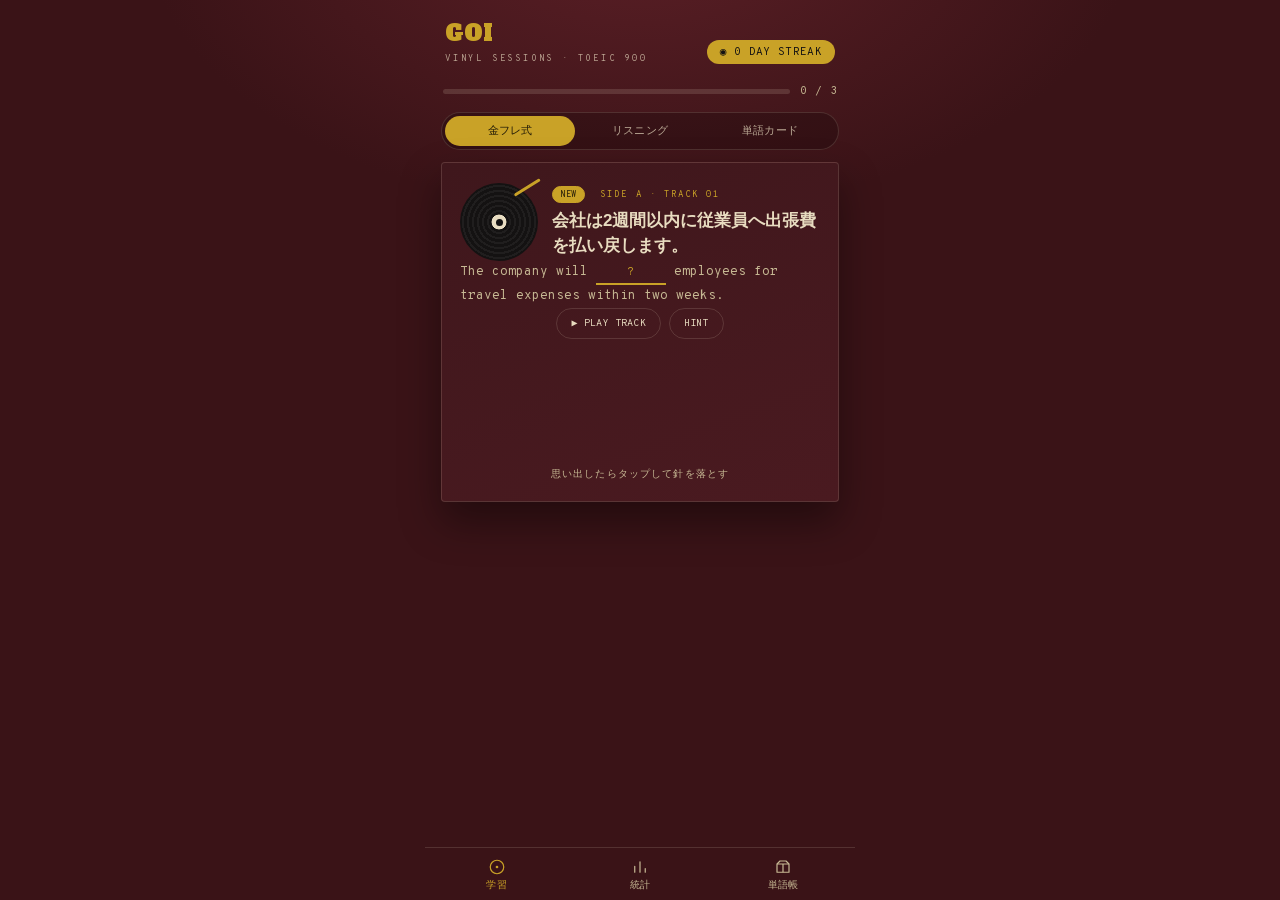
<file: index.html>
<!DOCTYPE html>
<html lang="ja">
<head>
<meta charset="UTF-8">
<meta name="viewport" content="width=device-width, initial-scale=1.0, viewport-fit=cover">
<title>GOI — Vinyl Sessions</title>
<meta name="description" content="TOEIC 900を目標としたFSRSベースの英単語学習PWA">
<link rel="manifest" href="./manifest.json">
<meta name="theme-color" content="#5B1F26">
<meta name="apple-mobile-web-app-capable" content="yes">
<meta name="apple-mobile-web-app-status-bar-style" content="black-translucent">
<meta name="apple-mobile-web-app-title" content="GOI">
<link rel="apple-touch-icon" href="./icons/icon-192.png">
<link rel="icon" href="./icons/icon-192.png">
<link rel="preload" href="./fonts/alfa-slab-one-400.woff2" as="font" type="font/woff2" crossorigin>
<link rel="preload" href="./fonts/overpass-mono-400.woff2" as="font" type="font/woff2" crossorigin>
<link rel="stylesheet" href="./css/style.css">
</head>
<body>
<div id="app">
  <header>
    <div class="brand">GOI<small>VINYL SESSIONS · TOEIC 900</small></div>
    <div class="streak" id="streakBadge">◉ 0 DAY STREAK</div>
  </header>

  <main>
    <!-- 学習 -->
    <section class="screen active" id="scr-study">
      <div class="prog-row">
        <div class="prog-bar"><div class="prog-fill" id="progFill" style="width:0%"></div></div>
        <div class="prog-num" id="progNum">0 / 0</div>
      </div>
      <div class="mode-switch" id="modeSwitch">
        <button class="mode-btn active" data-m="kinfure">金フレ式</button>
        <button class="mode-btn" data-m="listen">リスニング</button>
        <button class="mode-btn" data-m="card">単語カード</button>
      </div>
      <div id="studyArea"></div>
    </section>

    <!-- 統計 -->
    <section class="screen" id="scr-stats">
      <div class="stat-grid">
        <div class="stat-card"><div class="num" id="stToday">0</div><div class="lbl">TODAY'S PLAYS</div></div>
        <div class="stat-card"><div class="num" id="stAcc">–</div><div class="lbl">HIT RATE</div></div>
        <div class="stat-card"><div class="num" id="stTotal">0</div><div class="lbl">TOTAL PLAYS</div></div>
        <div class="stat-card"><div class="num" id="stKnown">0</div><div class="lbl">IN ROTATION</div></div>
      </div>
      <div class="panel-box">
        <h3>WEEKLY CHART RUN</h3>
        <div class="bars" id="weekBars"></div>
      </div>
      <div class="panel-box">
        <h3>COLLECTION STATUS</h3>
        <div class="state-row" id="stateRow"></div>
        <div class="state-legend">
          <span><span class="dot" style="background:rgba(232,220,192,.15)"></span>WISHLIST</span>
          <span><span class="dot" style="background:var(--rose)"></span>IN THE CRATE</span>
          <span><span class="dot" style="background:var(--teal)"></span>SHELVED</span>
        </div>
      </div>
      <div class="panel-box">
        <h3>LISTENING LOG (5 WEEKS)</h3>
        <div class="heat" id="heatGrid"></div>
      </div>
    </section>

    <!-- 単語帳 -->
    <section class="screen" id="scr-list">
      <input class="search" id="searchBox" type="search" placeholder="SEARCH THE CRATE">
      <div class="level-filter">
        <button class="lv-chip active" data-lv="0">ALL</button>
        <button class="lv-chip" data-lv="1">600</button>
        <button class="lv-chip" data-lv="2">730</button>
        <button class="lv-chip" data-lv="3">860+</button>
      </div>
      <div id="wordList"></div>
    </section>
  </main>

  <nav>
    <button class="tab active" data-scr="study">
      <span class="ico"><svg viewBox="0 0 24 24"><circle cx="12" cy="12" r="9"/><circle cx="12" cy="12" r="1.8" fill="currentColor" stroke="none"/></svg></span>
      <small>学習</small>
    </button>
    <button class="tab" data-scr="stats">
      <span class="ico"><svg viewBox="0 0 24 24"><path d="M5 19V11M12 19V5M19 19V14" stroke-linecap="round"/></svg></span>
      <small>統計</small>
    </button>
    <button class="tab" data-scr="list">
      <span class="ico"><svg viewBox="0 0 24 24"><path d="M4 8 L8 4 H16 L20 8 V19 H4 Z" stroke-linejoin="round"/><path d="M4 8 H20 M12 8 V19"/></svg></span>
      <small>単語帳</small>
    </button>
  </nav>
</div>

<script src="./js/fsrs.js"></script>
<script src="./js/db.js"></script>
<script src="./js/highlight.js"></script>
<script src="./js/app.js"></script>
</body>
</html>
</file>
<file: css/style.css>
@font-face{
  font-family:'Alfa Slab One';
  src:url('../fonts/alfa-slab-one-400.woff2') format('woff2');
  font-weight:400;font-style:normal;font-display:swap;
}
@font-face{
  font-family:'Overpass Mono';
  src:url('../fonts/overpass-mono-400.woff2') format('woff2');
  font-weight:400;font-style:normal;font-display:swap;
}

:root{
  --burgundy:#5B1F26;
  --burgundy-deep:#3A1317;
  --burgundy-mid:#4A1A20;
  --vinyl:#141212;
  --panel:#3F171C;
  --panel-edge:rgba(232,220,192,.15);
  --label:#E8DCC0;
  --label-dim:#C7B994;
  --gold:#C9A227;
  --gold-soft:#F2D98A;
  --rose:#E29187;
  --rose-line:#B5544A;
  --teal:#7FCBB0;
  --teal-line:#4E9A80;
  --serif:'Alfa Slab One',Georgia,serif;
  --sans:'Overpass Mono',ui-monospace,'SF Mono',Menlo,monospace;
  --jp:'Hiragino Sans','Noto Sans JP',sans-serif;
}
*{margin:0;padding:0;box-sizing:border-box;-webkit-tap-highlight-color:transparent}
body{
  background:
    radial-gradient(ellipse 900px 520px at 50% -8%, var(--burgundy) 0%, var(--burgundy-deep) 55%),
    var(--burgundy-deep);
  color:var(--label);font-family:var(--sans);
  display:flex;justify-content:center;min-height:100vh}
#app{width:100%;max-width:430px;display:flex;flex-direction:column;min-height:100vh;
  padding-bottom:calc(64px + env(safe-area-inset-bottom))}

/* header (上部はiOSステータスバーのセーフエリアを確保) */
header{padding:calc(18px + env(safe-area-inset-top, 0px)) 20px 10px;
  display:flex;align-items:flex-end;justify-content:space-between}
.brand{font-family:var(--serif);font-size:22px;color:var(--gold);letter-spacing:.01em}
.brand small{font-family:var(--sans);font-size:9px;font-weight:400;color:var(--label);opacity:.7;
  letter-spacing:.2em;display:block;margin-top:5px}
.streak{font-size:11px;font-weight:400;color:var(--vinyl);background:var(--gold);
  border-radius:99px;padding:5px 13px;letter-spacing:.03em;font-variant-numeric:tabular-nums}

main{flex:1;padding:6px 16px 16px;display:flex;flex-direction:column}
.screen{display:none;flex:1;flex-direction:column}
.screen.active{display:flex}

/* progress */
.prog-row{display:flex;align-items:center;gap:10px;margin:4px 2px 14px}
.prog-bar{flex:1;height:5px;background:rgba(232,220,192,.15);border-radius:99px;overflow:hidden}
.prog-fill{height:100%;background:var(--gold);border-radius:99px;transition:width .3s}
.prog-num{font-size:11px;color:var(--label-dim);letter-spacing:.03em}

/* mode switch */
.mode-switch{display:flex;background:rgba(0,0,0,.2);border:1px solid var(--panel-edge);
  border-radius:99px;padding:3px;margin-bottom:12px}
.mode-btn{flex:1;border:none;background:none;border-radius:99px;padding:8px 0;
  font-size:10.5px;font-weight:400;color:var(--label);opacity:.75;cursor:pointer;font-family:var(--sans);letter-spacing:.02em}
.mode-btn.active{background:var(--gold);color:#241C08;opacity:1}

/* sleeve (flashcard) */
.sleeve{background:linear-gradient(160deg,var(--panel),var(--burgundy-mid));
  border:1px solid var(--panel-edge);border-radius:4px;
  box-shadow:0 20px 40px rgba(0,0,0,.4);
  padding:20px 18px 20px;flex:1;min-height:340px;
  display:flex;flex-direction:column;gap:16px;
  cursor:pointer;position:relative;overflow:hidden}
.sleeve.revealed{cursor:default}

/* record + tonearm */
.record{position:relative;border-radius:50%;flex:0 0 auto;
  background:
    repeating-radial-gradient(circle at center, rgba(255,255,255,.05) 0 2px, transparent 2px 5px),
    radial-gradient(circle at center, var(--label) 0 13%, var(--vinyl) 14% 100%);
  animation:spin 6s linear infinite paused}
.record.playing{animation-play-state:running}
.record::after{content:"";position:absolute;inset:0;margin:auto;border-radius:50%;background:var(--vinyl)}
.record--sm{width:78px;height:78px}
.record--sm::after{width:7px;height:7px}
.record--lg{width:150px;height:150px;margin:0 auto}
.record--lg::after{width:12px;height:12px}
@keyframes spin{to{transform:rotate(360deg)}}
.tonearm{position:absolute;top:-5px;right:-2px;width:30px;height:3px;background:var(--gold);
  transform-origin:right center;transform:rotate(-32deg);transition:transform .35s ease;border-radius:2px}
.record--lg .tonearm{width:52px;height:4px;top:-8px;right:-4px}
.tonearm.down{transform:rotate(-6deg)}

.player-row{display:flex;gap:14px;align-items:center}
.trackinfo{flex:1;min-width:0}
.lbl{font-size:9px;letter-spacing:.12em;color:var(--gold);display:flex;align-items:center;gap:8px}
.now-playing .lbl{justify-content:center}
.card-tag{font-size:8.5px;padding:2px 7px;border-radius:99px;border:1px solid var(--gold);letter-spacing:.08em}
.card-tag.new{background:var(--gold);color:#241C08;border-color:var(--gold)}

.quiz-ja{font-family:var(--jp);font-weight:700;font-size:17px;line-height:1.5;color:var(--label);margin-top:5px}
.quiz-en{font-size:12.5px;line-height:1.85;color:var(--label-dim)}
.quiz-en .blank{display:inline-block;color:var(--gold);letter-spacing:.02em;border-bottom:2px solid var(--gold);
  min-width:70px;text-align:center;font-family:var(--sans);font-size:11px;padding-bottom:1px}

.hint-btn,.ctrl-btn{border:1px solid var(--panel-edge);background:none;color:var(--label);
  font-size:10px;font-weight:400;border-radius:99px;padding:8px 14px;cursor:pointer;font-family:var(--sans);
  letter-spacing:.02em}
.ctrl-row{display:flex;gap:8px;justify-content:center;flex-wrap:wrap}

.now-playing{text-align:center}
.now-playing-word{font-family:var(--serif);font-size:26px;color:var(--gold);margin:14px 0 4px;word-break:break-word}
.now-playing-pron{font-size:11px;color:var(--label-dim);margin-bottom:14px}

.listen-note{font-size:12px;color:var(--label-dim);line-height:1.7;text-align:center;margin:14px 0}

.tap-hint{text-align:center;font-size:9.5px;color:var(--label-dim);letter-spacing:.12em;margin-top:auto;padding-top:6px}

/* back / liner notes */
.card-back{display:none}
.sleeve.revealed .card-front-extra{display:none}
.sleeve.revealed .card-back{display:flex;flex-direction:column;gap:13px}
.sleeve.revealed{overflow-y:auto}

.bw-row{display:flex;align-items:center;gap:12px}
.big-word{font-family:var(--serif);font-size:25px;color:var(--gold);line-height:1.2;word-break:break-word}
.svg-badge{width:40px;height:40px;color:var(--gold);flex:0 0 auto}
.svg-badge svg{width:100%;height:100%}
.big-pron{font-size:11px;color:var(--label-dim);margin-top:-6px}

.readout{display:grid;grid-template-columns:78px 1fr;gap:7px 10px;font-size:12px}
.readout .k{color:var(--gold);letter-spacing:.08em;font-size:9.5px}
.readout .v{color:var(--label)}
.readout .v.jp{font-family:var(--jp);font-weight:700;font-size:15px}
.readout .v.sub{color:var(--label-dim);font-size:11.5px;line-height:1.5}

.sect{font-size:9.5px;letter-spacing:.16em;color:var(--gold);border-top:1px solid var(--panel-edge);padding-top:10px}
.example{display:flex;gap:9px;padding:8px 0;border-bottom:1px solid var(--panel-edge);font-size:12px}
.example .no{color:var(--gold);font-weight:700;flex:0 0 24px}
.example .en{color:var(--label)}
.example .en b{color:var(--gold)}
.example .ja{color:var(--label-dim);font-size:11px;margin-top:3px;font-family:var(--jp)}
.example .speak-mini{border:none;background:none;color:var(--gold);cursor:pointer;font-size:11px;margin-left:6px}

.chips{display:flex;flex-wrap:wrap;gap:6px}
.chip{border:1px solid var(--panel-edge);color:var(--label);font-size:10.5px;padding:4px 10px;border-radius:99px}

/* rating (vinyl grading) */
.rating{display:none;gap:8px;margin-top:14px}
.rating.show{display:grid;grid-template-columns:repeat(4,1fr)}
.rate-btn{border:none;background:rgba(0,0,0,.22);color:var(--label);cursor:pointer;border-bottom:3px solid;
  border-radius:6px 6px 2px 2px;padding:10px 2px 8px;display:flex;flex-direction:column;align-items:center;gap:3px;
  font-family:var(--sans)}
.rate-btn b{font-size:10px;font-weight:400;letter-spacing:.03em}
.rate-btn small{font-size:8.5px;color:var(--label-dim);font-variant-numeric:tabular-nums}
.rate-btn:active{transform:translateY(1px)}
.rate-again{border-color:var(--rose-line);color:var(--rose)}
.rate-hard{border-color:var(--gold);color:var(--gold)}
.rate-good{border-color:var(--teal-line);color:var(--teal)}
.rate-easy{border-color:var(--gold-soft);color:var(--gold-soft)}

/* done state */
.done-box{flex:1;display:flex;flex-direction:column;align-items:center;justify-content:center;
  text-align:center;gap:10px}
.done-box .big{font-family:var(--serif);font-size:22px;color:var(--gold)}
.done-box p{font-size:12px;color:var(--label-dim);line-height:1.6}
.primary-btn{margin-top:10px;background:var(--gold);color:#241C08;border:none;border-radius:99px;
  padding:12px 26px;font-size:12px;font-weight:400;cursor:pointer;font-family:var(--sans);letter-spacing:.03em}
.save-note{font-size:9.5px;color:var(--label-dim);text-align:center;margin-top:8px}

/* stats */
.stat-grid{display:grid;grid-template-columns:1fr 1fr;gap:10px;margin-bottom:14px}
.stat-card{background:var(--panel);border:1px solid var(--panel-edge);border-radius:4px;padding:14px}
.stat-card .num{font-family:var(--serif);font-size:26px;color:var(--gold)}
.stat-card .lbl{font-size:9.5px;color:var(--label-dim);letter-spacing:.06em;margin-top:4px}
.panel-box{background:var(--panel);border:1px solid var(--panel-edge);border-radius:4px;
  padding:16px;margin-bottom:12px}
.panel-box h3{font-size:9.5px;font-weight:400;letter-spacing:.16em;color:var(--gold);margin-bottom:12px}
.bars{display:flex;align-items:flex-end;gap:6px;height:90px}
.bar-col{flex:1;display:flex;flex-direction:column;align-items:center;gap:4px;height:100%;justify-content:flex-end}
.bar{width:100%;background:var(--gold);border-radius:2px 2px 0 0;min-height:2px;transition:height .4s}
.bar-col small{font-size:9px;color:var(--label-dim)}
.heat{display:grid;grid-template-columns:repeat(7,1fr);gap:4px}
.heat-cell{aspect-ratio:1;border-radius:2px;background:rgba(232,220,192,.1)}
.heat-cell.h1{background:#7A5A1E}.heat-cell.h2{background:#A47C22}
.heat-cell.h3{background:var(--gold)}.heat-cell.h4{background:var(--gold-soft)}
.state-row{display:flex;height:11px;border-radius:99px;overflow:hidden;margin-bottom:8px}
.state-legend{display:flex;gap:12px;flex-wrap:wrap;font-size:10.5px;color:var(--label-dim)}
.dot{display:inline-block;width:8px;height:8px;border-radius:99px;margin-right:4px}

/* word list (the crate) */
.level-filter{display:flex;gap:6px;margin-bottom:10px}
.lv-chip{flex:1;border:1px solid var(--panel-edge);background:none;color:var(--label-dim);
  font-family:var(--sans);font-size:10.5px;letter-spacing:.04em;border-radius:99px;
  padding:7px 0;cursor:pointer}
.lv-chip.active{background:var(--gold);border-color:var(--gold);color:#241C08}
.list-note{text-align:center;color:var(--label-dim);font-size:12px;margin-top:24px}
.search{width:100%;border:1px solid var(--panel-edge);border-radius:99px;padding:11px 16px;
  font-size:13px;font-family:var(--sans);background:var(--panel);margin-bottom:10px;color:var(--label)}
.search::placeholder{color:var(--label-dim)}
.search:focus{outline:2px solid var(--gold);border-color:transparent}
.word-item{background:var(--panel);border:1px solid var(--panel-edge);border-radius:4px;
  padding:11px 13px;margin-bottom:8px;display:flex;align-items:center;gap:12px}
.wi-emoji{font-size:22px;width:30px;text-align:center}
.wi-main{flex:1;min-width:0}
.wi-word{font-family:var(--serif);font-size:14px;color:var(--label)}
.wi-mean{font-size:11.5px;color:var(--label-dim);white-space:nowrap;overflow:hidden;text-overflow:ellipsis;
  font-family:var(--jp);margin-top:2px}
.badge{font-size:9px;font-weight:400;border-radius:99px;padding:3px 9px;white-space:nowrap;letter-spacing:.03em}
.b-new{background:rgba(201,162,39,.18);color:var(--gold)}
.b-learn{background:rgba(226,145,135,.18);color:var(--rose)}
.b-review{background:rgba(127,203,176,.18);color:var(--teal)}

/* tabs */
nav{position:fixed;bottom:0;left:50%;transform:translateX(-50%);width:100%;max-width:430px;
  background:var(--burgundy-deep);border-top:1px solid var(--panel-edge);display:flex;
  padding-bottom:env(safe-area-inset-bottom)}
.tab{flex:1;border:none;background:none;padding:10px 0 8px;cursor:pointer;
  display:flex;flex-direction:column;align-items:center;gap:3px;color:var(--label-dim);font-family:var(--sans)}
.tab.active{color:var(--gold)}
.tab .ico{width:18px;height:18px}
.tab .ico svg{width:100%;height:100%;fill:none;stroke:currentColor;stroke-width:1.6}
.tab small{font-size:9.5px;font-weight:400;letter-spacing:.02em}

/* toast (Undo / SW更新 共用) */
#toast{position:fixed;left:50%;transform:translateX(-50%) translateY(16px);
  bottom:calc(76px + env(safe-area-inset-bottom));width:calc(100% - 48px);max-width:382px;
  background:var(--panel);border:1px solid var(--gold);border-radius:8px;
  padding:10px 14px;display:flex;align-items:center;justify-content:space-between;gap:12px;
  font-size:11.5px;color:var(--label);z-index:50;opacity:0;pointer-events:none;
  transition:opacity .25s,transform .25s;box-shadow:0 10px 24px rgba(0,0,0,.45)}
#toast.show{opacity:1;transform:translateX(-50%) translateY(0);pointer-events:auto}
#toast button{border:1px solid var(--gold);background:none;color:var(--gold);
  font-family:var(--sans);font-size:10.5px;letter-spacing:.03em;border-radius:99px;
  padding:6px 12px;cursor:pointer;white-space:nowrap}
@media (prefers-reduced-motion: reduce){*{transition:none!important;animation:none!important}}
</file>
